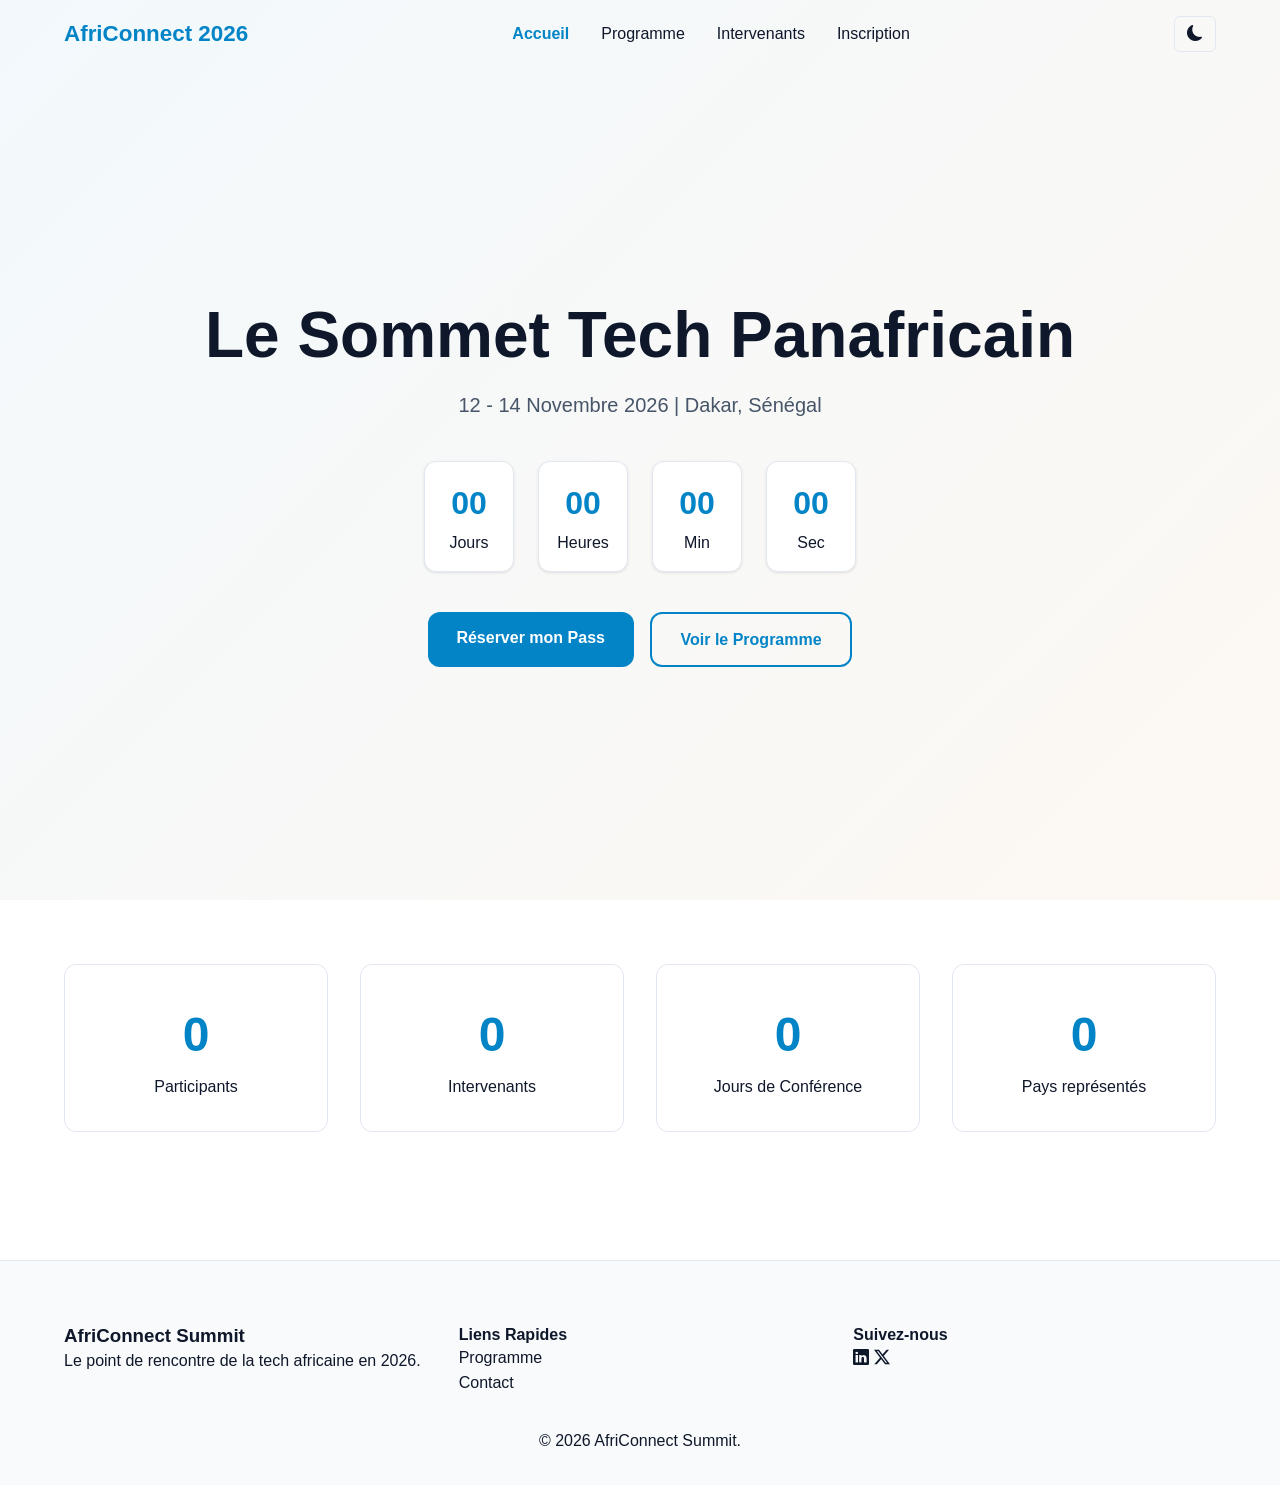
<file: index.html>
<!DOCTYPE html>
<html lang="fr" data-theme="light">

<head>
    <meta charset="UTF-8">
    <meta name="viewport" content="width=device-width, initial-scale=1.0">
    <title>AfriConnect Summit 2026 | Accueil</title>

    <link rel="stylesheet" href="css/style.css">

    <link rel="stylesheet" href="https://cdn.jsdelivr.net/npm/bootstrap-icons@1.11.3/font/bootstrap-icons.min.css">
</head>

<body>
    <header id="main-header">
        <div class="container nav-container">
            <a href="index.html" class="logo">AfriConnect 2026</a>
            <ul class="nav-menu" id="nav-links">
                <li><a href="index.html" class="nav-link active">Accueil</a></li>
                <li><a href="programme.html" class="nav-link">Programme</a></li>
                <li><a href="intervenants.html" class="nav-link">Intervenants</a></li>
                <li><a href="contact.html" class="nav-link">Inscription</a></li>
            </ul>
            <div class="nav-actions">
                <button id="theme-toggle" aria-label="Basculer le mode sombre"><i class="bi bi-moon-fill"></i></button>
                <button id="burger-menu" aria-label="Menu mobile"><i class="bi bi-list"></i></button>
            </div>
        </div>
    </header>

    <main>
        <section class="hero">
            <div class="container">
                <h1>Le Sommet Tech Panafricain</h1>
                <p>12 - 14 Novembre 2026 | Dakar, Sénégal</p>

                <div class="countdown" id="countdown">
                    <div class="time-box"><span id="days">00</span>Jours</div>
                    <div class="time-box"><span id="hours">00</span>Heures</div>
                    <div class="time-box"><span id="minutes">00</span>Min</div>
                    <div class="time-box"><span id="seconds">00</span>Sec</div>
                </div>

                <div class="btn-group">
                    <a href="contact.html" class="btn btn-primary">Réserver mon Pass</a>
                    <a href="programme.html" class="btn btn-secondary">Voir le Programme</a>
                </div>
            </div>
        </section>

        <section class="container">
            <div class="grid-stats">
                <div class="stat-card">
                    <div class="stat-number" data-target="1200">0</div>
                    <p>Participants</p>
                </div>
                <div class="stat-card">
                    <div class="stat-number" data-target="48">0</div>
                    <p>Intervenants</p>
                </div>
                <div class="stat-card">
                    <div class="stat-number" data-target="3">0</div>
                    <p>Jours de Conférence</p>
                </div>
                <div class="stat-card">
                    <div class="stat-number" data-target="12">0</div>
                    <p>Pays représentés</p>
                </div>
            </div>
        </section>
    </main>

    <footer>
        <div class="container footer-content">
            <div class="footer-col">
                <h3>AfriConnect Summit</h3>
                <p>Le point de rencontre de la tech africaine en 2026.</p>
            </div>
            <div class="footer-col">
                <h4>Liens Rapides</h4>
                <a href="programme.html">Programme</a><br>
                <a href="contact.html">Contact</a>
            </div>
            <div class="footer-col">
                <h4>Suivez-nous</h4>
                <i class="bi bi-linkedin"></i> <i class="bi bi-twitter-x"></i>
            </div>
        </div>
        <div style="text-align: center; margin-top: 2rem;">
            <p>&copy; <span class="current-year"></span> AfriConnect Summit.</p>
        </div>
    </footer>

    <script src="js/main.js"></script>
</body>

</html>
</file>
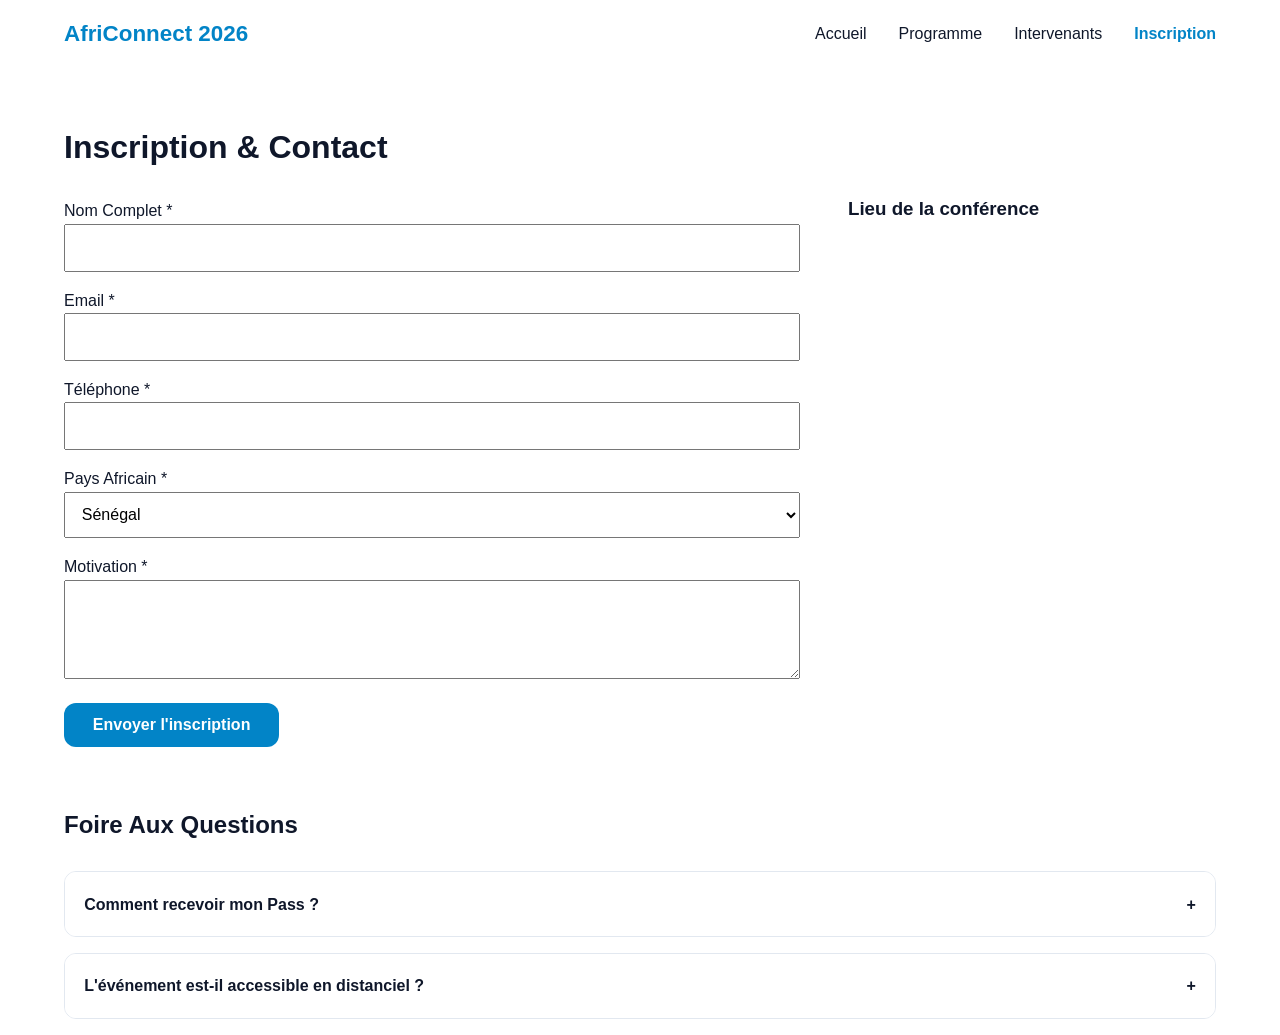
<file: contact.html>
<!DOCTYPE html>
<html lang="fr" data-theme="light">

<head>
    <meta charset="UTF-8">
    <meta name="viewport" content="width=device-width, initial-scale=1.0">
    <title>AfriConnect Summit 2026 | Contact</title>

    <link rel="stylesheet" href="css/style.css">

    <link rel="stylesheet" href="https://cdn.jsdelivr.net/npm/bootstrap-icons@1.11.3/font/bootstrap-icons.min.css">
</head>

<body>

    <header id="main-header">
        <div class="container nav-container">
            <a href="index.html" class="logo">AfriConnect 2026</a>
            <ul class="nav-menu" id="nav-links">
                <li><a href="index.html" class="nav-link">Accueil</a></li>
                <li><a href="programme.html" class="nav-link">Programme</a></li>
                <li><a href="intervenants.html" class="nav-link">Intervenants</a></li>
                <li><a href="contact.html" class="nav-link active">Inscription</a></li>
            </ul>
        </div>
    </header>

    <main class="container" style="padding-top: 8rem;">
        <h1>Inscription & Contact</h1>

        <div style="display: flex; gap: 3rem; flex-wrap: wrap; margin-top: 2rem;">
            <form id="registration-form" style="flex: 2; min-width: 300px;">
                <div style="margin-bottom: 1rem;">
                    <label for="fullname">Nom Complet *</label>
                    <input type="text" id="fullname" required style="width: 100%; padding: 0.8rem;">
                </div>

                <div style="margin-bottom: 1rem;">
                    <label for="email">Email *</label>
                    <input type="email" id="email" required style="width: 100%; padding: 0.8rem;">
                    <span class="error-msg" style="color: red; font-size: 0.8rem;"></span>
                </div>

                <div style="margin-bottom: 1rem;">
                    <label for="phone">Téléphone *</label>
                    <input type="tel" id="phone" required style="width: 100%; padding: 0.8rem;">
                    <span class="error-msg" style="color: red; font-size: 0.8rem;"></span>
                </div>

                <div style="margin-bottom: 1rem;">
                    <label for="country">Pays Africain *</label>
                    <select id="country" required style="width: 100%; padding: 0.8rem;">
                        <option value="Sénégal">Sénégal</option>
                        <option value="Côte d'Ivoire">Côte d'Ivoire</option>
                        <option value="Cameroun">Cameroun</option>
                        <option value="Maroc">Maroc</option>
                        <option value="Nigeria">Nigeria</option>
                        <option value="Kenya">Kenya</option>
                        <option value="Rwanda">Rwanda</option>
                        <option value="Ghana">Ghana</option>
                        <option value="Bénin">Bénin</option>
                        <option value="Togo">Togo</option>
                    </select>
                </div>

                <div style="margin-bottom: 1rem;">
                    <label for="message">Motivation *</label>
                    <textarea id="message" rows="4" style="width: 100%; padding: 0.8rem;"></textarea>
                    <span class="error-msg" style="color: red; font-size: 0.8rem;"></span>
                </div>

                <button type="submit" class="btn btn-primary">Envoyer l'inscription</button>
                <p id="form-success" style="color: green; display: none; margin-top: 1rem;">Inscription validée avec
                    succès !</p>
            </form>

            <div style="flex: 1; min-width: 300px;">
                <h3>Lieu de la conférence</h3>
                <iframe src="https://www.google.com/maps/embed?pb=!1m18!1m12!1m3!1d12345!2d-17.444!3d14.692!"
                    width="100%" height="300" 
                    style="border:0; border-radius: 12px;" 
                    allowfullscreen=""
                    loading="lazy">
                </iframe>
            </div>
        </div>

        <h2 style="margin-top: 4rem; margin-bottom: 2rem;">Foire Aux Questions</h2>

        <div class="faq-item">
            <input type="checkbox" id="faq1" class="faq-input">
            <label for="faq1" class="faq-label">Comment recevoir mon Pass ? <span>+</span></label>
            <div class="faq-content">
                <p>Votre Pass vous sera envoyé par mail dès validation de votre inscription.</p>
            </div>
        </div>

        <div class="faq-item">
            <input type="checkbox" id="faq2" class="faq-input">
            <label for="faq2" class="faq-label">L'événement est-il accessible en distanciel ? <span>+</span></label>
            <div class="faq-content">
                <p>Oui, les sessions principales seront retransmises en streaming.</p>
            </div>
        </div>
    </main>

    <script src="js/main.js"></script>
</body>

</html>
</file>
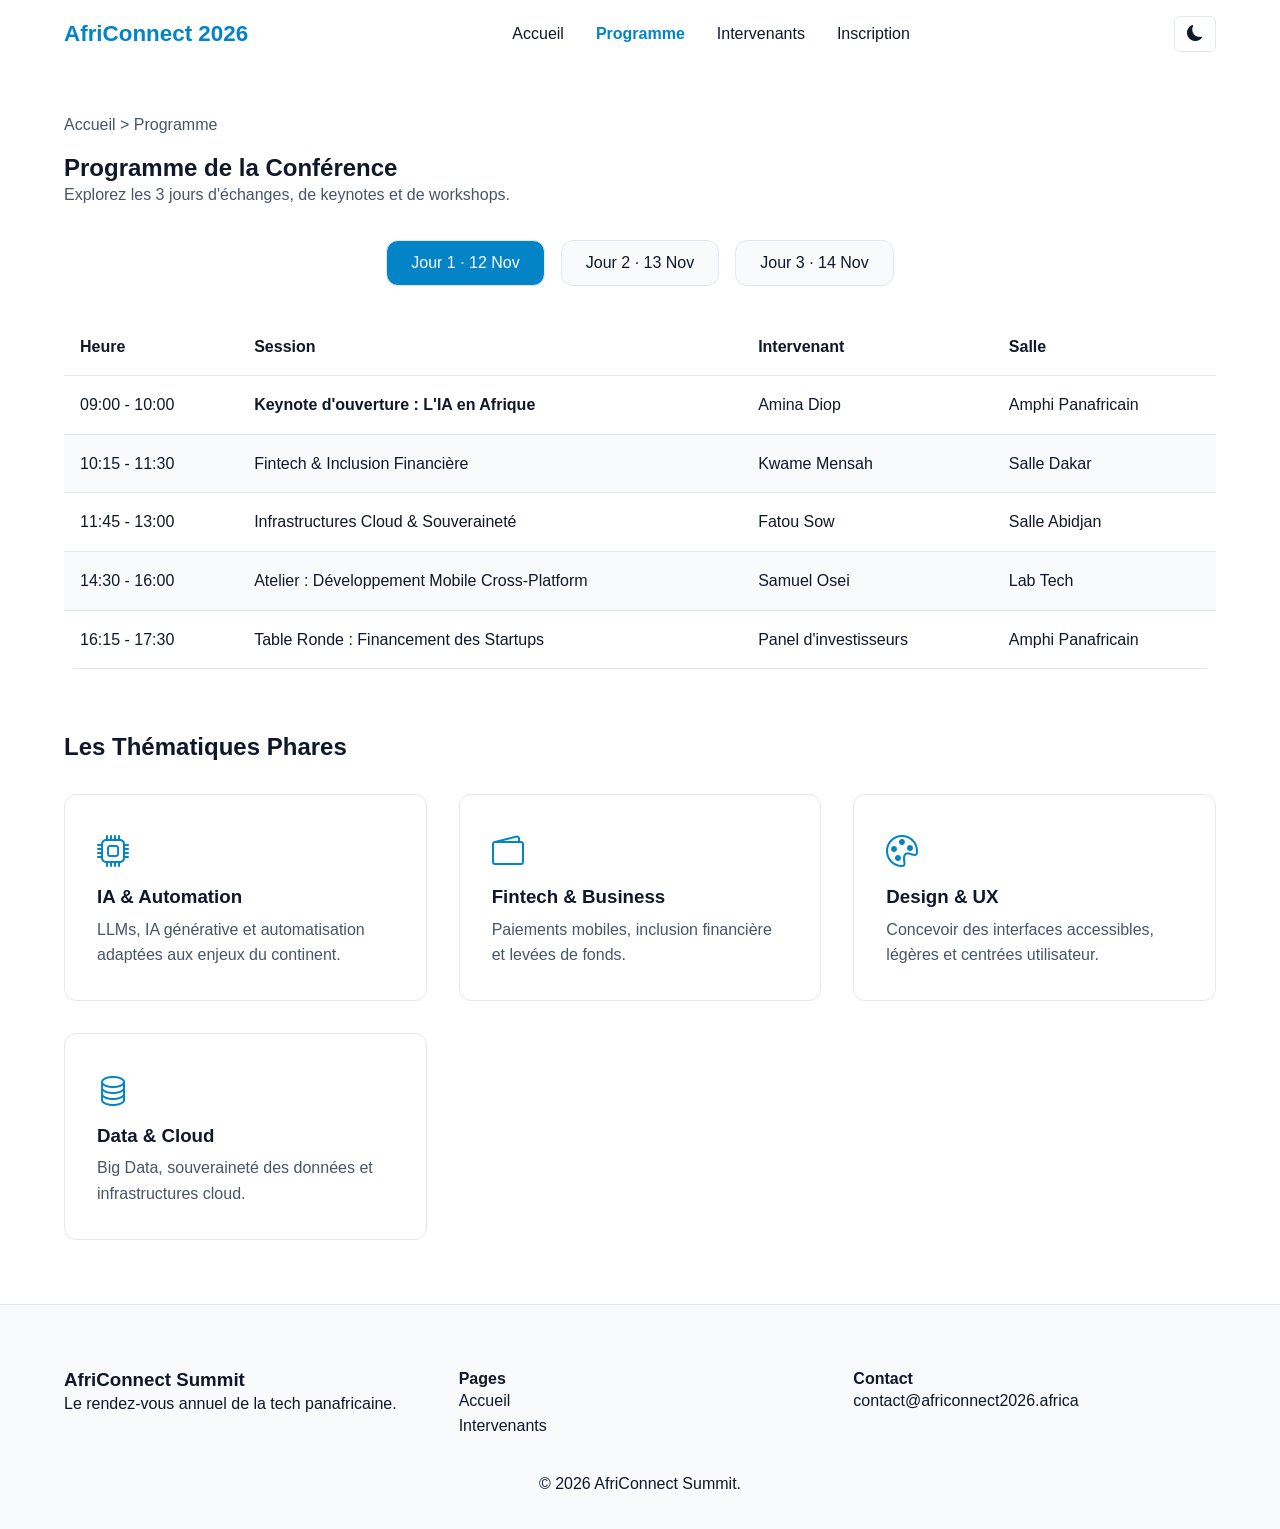
<file: programme.html>
<!DOCTYPE html>
<html lang="fr" data-theme="light">

<head>
    <meta charset="UTF-8">
    <meta name="viewport" content="width=device-width, initial-scale=1.0">
    <title>AfriConnect Summit 2026 | Programme</title>

    <link rel="stylesheet" href="css/style.css">

    <link rel="stylesheet" href="https://cdn.jsdelivr.net/npm/bootstrap-icons@1.11.3/font/bootstrap-icons.min.css">
</head>

<body>

    <header id="main-header">
        <div class="container nav-container">
            <a href="index.html" class="logo">AfriConnect 2026</a>
            <ul class="nav-menu" id="nav-links">
                <li><a href="index.html" class="nav-link">Accueil</a></li>
                <li><a href="programme.html" class="nav-link active">Programme</a></li>
                <li><a href="intervenants.html" class="nav-link">Intervenants</a></li>
                <li><a href="contact.html" class="nav-link">Inscription</a></li>
            </ul>
            <div class="nav-actions">
                <button id="theme-toggle" aria-label="Changer de thème"><i class="bi bi-moon-fill"></i></button>
                <button id="burger-menu" aria-label="Menu mobile"><i class="bi bi-list"></i></button>
            </div>
        </div>
    </header>

    <main style="padding-top: 7rem;">

        <section class="container">
            <nav aria-label="Fil d'Ariane" style="margin-bottom: 1rem; color: var(--text-secondary);">
                <a href="index.html">Accueil</a> &gt; <span>Programme</span>
            </nav>
            <h1>Programme de la Conférence</h1>
            <p style="color: var(--text-secondary);">Explorez les 3 jours d'échanges, de keynotes et de workshops.</p>

            <div class="tabs-container">
                <button class="tab-btn active" data-target="day1">Jour 1 · 12 Nov</button>
                <button class="tab-btn" data-target="day2">Jour 2 · 13 Nov</button>
                <button class="tab-btn" data-target="day3">Jour 3 · 14 Nov</button>
            </div>

            <div id="day1" class="tab-content">
                <table class="schedule-table">
                    <thead>
                        <tr>
                            <th>Heure</th>
                            <th>Session</th>
                            <th>Intervenant</th>
                            <th>Salle</th>
                        </tr>
                    </thead>
                    <tbody>
                        <tr>
                            <td>09:00 - 10:00</td>
                            <td><strong>Keynote d'ouverture : L'IA en Afrique</strong></td>
                            <td>Amina Diop</td>
                            <td>Amphi Panafricain</td>
                        </tr>
                        <tr>
                            <td>10:15 - 11:30</td>
                            <td>Fintech & Inclusion Financière</td>
                            <td>Kwame Mensah</td>
                            <td>Salle Dakar</td>
                        </tr>
                        <tr>
                            <td>11:45 - 13:00</td>
                            <td>Infrastructures Cloud & Souveraineté</td>
                            <td>Fatou Sow</td>
                            <td>Salle Abidjan</td>
                        </tr>
                        <tr>
                            <td>14:30 - 16:00</td>
                            <td>Atelier : Développement Mobile Cross-Platform</td>
                            <td>Samuel Osei</td>
                            <td>Lab Tech</td>
                        </tr>
                        <tr>
                            <td>16:15 - 17:30</td>
                            <td>Table Ronde : Financement des Startups</td>
                            <td>Panel d'investisseurs</td>
                            <td>Amphi Panafricain</td>
                        </tr>
                    </tbody>
                </table>
            </div>

            <div id="day2" class="tab-content" style="display: none;">
                <table class="schedule-table">
                    <thead>
                        <tr>
                            <th>Heure</th>
                            <th>Session</th>
                            <th>Intervenant</th>
                            <th>Salle</th>
                        </tr>
                    </thead>
                    <tbody>
                        <tr>
                            <td>09:00 - 10:15</td>
                            <td><strong>Cybersécurité & Protection des Données</strong></td>
                            <td>Youssef Benali</td>
                            <td>Amphi Panafricain</td>
                        </tr>
                        <tr>
                            <td>10:30 - 12:00</td>
                            <td>Green Tech & Énergies Renouvelables</td>
                            <td>Nia Kamau</td>
                            <td>Salle Nairobi</td>
                        </tr>
                        <tr>
                            <td>13:30 - 15:00</td>
                            <td>UI/UX Design pour les marchés émergents</td>
                            <td>Kofi Addo</td>
                            <td>Lab Design</td>
                        </tr>
                        <tr>
                            <td>15:15 - 16:30</td>
                            <td>Data Science appliquée à la santé</td>
                            <td>Dr. Mariam Traoré</td>
                            <td>Salle Dakar</td>
                        </tr>
                        <tr>
                            <td>16:45 - 18:00</td>
                            <td>Pitch Session : Top 10 Startups 2026</td>
                            <td>Finalistes Tech</td>
                            <td>Amphi Panafricain</td>
                        </tr>
                    </tbody>
                </table>
            </div>

            <div id="day3" class="tab-content" style="display: none;">
                <table class="schedule-table">
                    <thead>
                        <tr>
                            <th>Heure</th>
                            <th>Session</th>
                            <th>Intervenant</th>
                            <th>Salle</th>
                        </tr>
                    </thead>
                    <tbody>
                        <tr>
                            <td>09:30 - 11:00</td>
                            <td><strong>Web3 & Blockchain en Afrique</strong></td>
                            <td>Chidi Okeke</td>
                            <td>Amphi Panafricain</td>
                        </tr>
                        <tr>
                            <td>11:15 - 12:30</td>
                            <td>Formation & Femmes dans la Tech</td>
                            <td>Awa Ndiaye</td>
                            <td>Salle Abidjan</td>
                        </tr>
                        <tr>
                            <td>14:00 - 15:30</td>
                            <td>Atelier : Deployer son app sur le Edge</td>
                            <td>Jean-Luc Koffi</td>
                            <td>Lab Tech</td>
                        </tr>
                        <tr>
                            <td>15:45 - 17:00</td>
                            <td>Networking & Opportunités de recrutement</td>
                            <td>Tous les sponsors</td>
                            <td>Hall Principal</td>
                        </tr>
                        <tr>
                            <td>17:00 - 18:00</td>
                            <td><strong>Cérémonie de Clôture & Awards</strong></td>
                            <td>Comité d'organisation</td>
                            <td>Amphi Panafricain</td>
                        </tr>
                    </tbody>
                </table>
            </div>

            <h2 style="margin-top: 4rem; margin-bottom: 2rem;">Les Thématiques Phares</h2>
            <div
                style="display: grid; grid-template-columns: repeat(auto-fit, minmax(280px, 1fr)); gap: 2rem; margin-bottom: 4rem;">
                <div class="stat-card" style="text-align: left;">
                    <i class="bi bi-cpu" style="font-size: 2rem; color: var(--accent-color);"></i>
                    <h3 style="margin: 0.5rem 0;">IA & Automation</h3>
                    <p style="color: var(--text-secondary);">LLMs, IA générative et automatisation adaptées aux enjeux
                        du continent.
                    </p>
                </div>
                <div class="stat-card" style="text-align: left;">
                    <i class="bi bi-wallet2" style="font-size: 2rem; color: var(--accent-color);"></i>
                    <h3 style="margin: 0.5rem 0;">Fintech & Business</h3>
                    <p style="color: var(--text-secondary);">Paiements mobiles, inclusion financière et levées de fonds.
                    </p>
                </div>
                <div class="stat-card" style="text-align: left;">
                    <i class="bi bi-palette" style="font-size: 2rem; color: var(--accent-color);"></i>
                    <h3 style="margin: 0.5rem 0;">Design & UX</h3>
                    <p style="color: var(--text-secondary);">Concevoir des interfaces accessibles, légères et centrées
                        utilisateur.
                    </p>
                </div>
                <div class="stat-card" style="text-align: left;">
                    <i class="bi bi-database" style="font-size: 2rem; color: var(--accent-color);"></i>
                    <h3 style="margin: 0.5rem 0;">Data & Cloud</h3>
                    <p style="color: var(--text-secondary);">Big Data, souveraineté des données et infrastructures
                        cloud.
                    </p>
                </div>
            </div>
        </section>
    </main>

    <footer>
        <div class="container footer-content">
            <div class="footer-col">
                <h3>AfriConnect Summit</h3>
                <p>Le rendez-vous annuel de la tech panafricaine.</p>
            </div>
            <div class="footer-col">
                <h4>Pages</h4>
                <a href="index.html">Accueil</a><br>
                <a href="intervenants.html">Intervenants</a>
            </div>
            <div class="footer-col">
                <h4>Contact</h4>
                <p>contact@africonnect2026.africa</p>
            </div>
        </div>
        <div style="text-align: center; margin-top: 2rem;">
            <p>&copy; <span class="current-year"></span> AfriConnect Summit.</p>
        </div>
    </footer>

    <button id="back-to-top" aria-label="Retour en haut"><i class="bi bi-arrow-up"></i></button>

    <script src="js/main.js"></script>
</body>

</html>
</file>
<file: css/style.css>
:root {
    --font-title: 'Plus Jakarta Sans', sans-serif;
    --font-body: 'Inter', sans-serif;

    --bg-primary: #ffffff;
    --bg-secondary: #f8fafc;
    --bg-card: #ffffff;
    --text-primary: #0f172a;
    --text-secondary: #475569;
    --border-color: #e2e8f0;

    --accent-color: #0284c7;

    --accent-hover: #0369a1;
    --accent-gold: #d97706;

    --radius-sm: 6px;
    --radius-md: 12px;
    --radius-lg: 20px;

    --shadow-sm: 0 1px 3px rgba(0, 0, 0, 0.1);
    --shadow-md: 0 4px 14px rgba(0, 0, 0, 0.08);
    --shadow-lg: 0 10px 25px rgba(0, 0, 0, 0.12);

    --transition: all 0.3s cubic-bezier(0.4, 0, 0.2, 1);
}

/* Thème Sombre */
[data-theme="dark"] {
    --bg-primary: #0f172a;
    --bg-secondary: #1e293b;
    --bg-card: #1e293b;
    --text-primary: #f8fafc;
    --text-secondary: #94a3b8;
    --border-color: #334155;
    --shadow-sm: 0 1px 3px rgba(0, 0, 0, 0.3);
    --shadow-md: 0 4px 14px rgba(0, 0, 0, 0.3);
    --shadow-lg: 0 10px 25px rgba(0, 0, 0, 0.4);
}

/* 2. RESET & BASES */
* {
    margin: 0;
    padding: 0;
    box-sizing: border-box;
}

html {
    scroll-behavior: smooth;
}

body {
    font-family: var(--font-body);
    background-color: var(--bg-primary);
    color: var(--text-primary);
    line-height: 1.6;
    transition: var(--transition);
}

h1,
h2,
h3,
h4 {
    font-family: var(--font-title);
    line-height: 1.2;
}

a {
    text-decoration: none;
    color: inherit;
    transition: var(--transition);
}

button,
input,
select,
textarea {
    font-family: inherit;
    font-size: inherit;
}

.container {
    width: 90%;
    max-width: 1200px;
    margin: 0 auto;
}

/* Transitions globales sur éléments */
.btn,
.card,
.tab-btn,
.filter-btn,
.nav-link {
    transition: var(--transition);
}

/* NAVBAR DYNAMIQUE*/
#main-header {
    position: fixed;
    top: 0;
    left: 0;
    width: 100%;
    z-index: 1000;
    background: transparent;
    transition: var(--transition);
}

#main-header.scrolled {
    background: var(--bg-primary);
    box-shadow: var(--shadow-md);
    padding: 5px 0;
}

.nav-container {
    display: flex;
    justify-content: space-between;
    align-items: center;
    padding: 1rem 0;
}

.logo {
    font-size: 1.4rem;
    font-weight: 800;
    color: var(--accent-color);
}

.nav-menu {
    display: flex;
    gap: 2rem;
    align-items: center;
    list-style: none;
}

.nav-link.active,
.nav-link:hover {
    color: var(--accent-color);
    font-weight: 600;
}

.nav-actions {
    display: flex;
    align-items: center;
    gap: 1rem;
}

#theme-toggle,
#burger-menu {
    background: none;
    border: 1px solid var(--border-color);
    color: var(--text-primary);
    padding: 0.5rem 0.75rem;
    border-radius: var(--radius-sm);
    cursor: pointer;
}

#burger-menu {
    display: none;
}

/* HERO SECTION */
.hero {
    min-height: 100vh;
    display: flex;
    align-items: center;
    justify-content: center;
    text-align: center;
    padding: 6rem 1rem 2rem;
    background: linear-gradient(135deg, rgba(2, 132, 199, 0.05), rgba(217, 119, 6, 0.05));
}

.hero h1 {
    font-size: clamp(2.5rem, 5vw, 4rem);
    margin-bottom: 1rem;
}

.hero p {
    font-size: 1.25rem;
    color: var(--text-secondary);
    margin-bottom: 2rem;
}

.countdown {
    display: flex;
    justify-content: center;
    gap: 1.5rem;
    margin: 2.5rem 0;
}

.time-box {
    background: var(--bg-card);
    border: 1px solid var(--border-color);
    padding: 1rem;
    border-radius: var(--radius-md);
    min-width: 90px;
    box-shadow: var(--shadow-sm);
}

.time-box span {
    display: block;
    font-size: 2rem;
    font-weight: 800;
    color: var(--accent-color);
}

.btn-group {
    display: flex;
    gap: 1rem;
    justify-content: center;
}

.btn {
    padding: 0.8rem 1.8rem;
    border-radius: var(--radius-md);
    font-weight: 600;
    cursor: pointer;
    border: none;
}

.btn-primary {
    background: var(--accent-color);
    color: #fff;
}

.btn-primary:hover {
    background: var(--accent-hover);
}

.btn-secondary {
    background: transparent;
    border: 2px solid var(--accent-color);
    color: var(--accent-color);
}

/*GRILLES CSS*/
.grid-stats {
    display: grid;
    grid-template-columns: repeat(auto-fit, minmax(220px, 1fr));
    gap: 2rem;
    padding: 4rem 0;
}

.stat-card {
    text-align: center;
    padding: 2rem;
    background: var(--bg-card);
    border-radius: var(--radius-md);
    border: 1px solid var(--border-color);
}

.stat-number {
    font-size: 3rem;
    font-weight: 800;
    color: var(--accent-color);
}

.speaker-grid {
    display: grid;
    grid-template-columns: repeat(3, 1fr);
    gap: 2rem;
    margin-top: 2rem;
}

.speaker-card {
    background: var(--bg-card);
    border-radius: var(--radius-md);
    overflow: hidden;
    border: 1px solid var(--border-color);
}

.speaker-card:hover {
    transform: translateY(-8px);
    box-shadow: var(--shadow-lg);
}

.speaker-img {
    width: 100%;
    height: 250px;
    object-fit: cover;
}

.speaker-info {
    padding: 1.5rem;
}

/*TABLEAUX ET ONGLETS*/
.tabs-container {
    display: flex;
    justify-content: center;
    gap: 1rem;
    margin: 2rem 0;
}

.tab-btn {
    padding: 0.8rem 1.5rem;
    background: var(--bg-secondary);
    border: 1px solid var(--border-color);
    color: var(--text-primary);
    border-radius: var(--radius-md);
    cursor: pointer;
}

.tab-btn.active {
    background: var(--accent-color);
    color: #fff;
}

.schedule-table {
    width: 100%;
    border-collapse: collapse;
    margin-top: 1rem;
    background: var(--bg-card);
    border-radius: var(--radius-md);
    overflow: hidden;
}

.schedule-table th,
.schedule-table td {
    padding: 1rem;
    text-align: left;
    border-bottom: 1px solid var(--border-color);
}

.schedule-table tr:nth-child(even) {
    background: var(--bg-secondary);
}

/*ACCORDÉON FAQ*/
.faq-item {
    margin-bottom: 1rem;
    border: 1px solid var(--border-color);
    border-radius: var(--radius-md);
    overflow: hidden;
}

.faq-input {
    display: none;
}

.faq-label {
    display: flex;
    justify-content: space-between;
    padding: 1.2rem;
    background: var(--bg-card);
    font-weight: 600;
    cursor: pointer;
}

.faq-content {
    max-height: 0;
    overflow: hidden;
    transition: max-height 0.35s ease-out, padding 0.35s ease;
    background: var(--bg-secondary);
    padding: 0 1.2rem;
}

.faq-input:checked~.faq-content {
    max-height: 200px;
    padding: 1.2rem;
}

/* FOOTER */
footer {
    background: var(--bg-secondary);
    border-top: 1px solid var(--border-color);
    padding: 4rem 0 2rem;
    margin-top: 4rem;
}

.footer-content {
    display: flex;
    justify-content: space-between;
    gap: 2rem;
    flex-wrap: wrap;
}

.footer-col {
    flex: 1;
    min-width: 250px;
}

#back-to-top {
    position: fixed;
    bottom: 30px;
    right: 30px;
    padding: 0.8rem;
    border-radius: 50%;
    background: var(--accent-color);
    color: #fff;
    border: none;
    cursor: pointer;
    display: none;
}

/*RESPONSIVE DESIGN*/
@media (max-width: 1200px) {
    .speaker-grid {
        grid-template-columns: repeat(2, 1fr);
    }
}

@media (max-width: 768px) {
    #burger-menu {
        display: block;
    }

    .nav-menu {
        position: absolute;
        top: 100%;
        left: 0;
        width: 100%;
        background: var(--bg-primary);
        flex-direction: column;
        padding: 2rem;
        display: none;
        box-shadow: var(--shadow-md);
    }

    .nav-menu.active {
        display: flex;
    }

    .speaker-grid {
        grid-template-columns: 1fr;
    }

    .form-container {
        flex-direction: column;
    }
}
</file>
